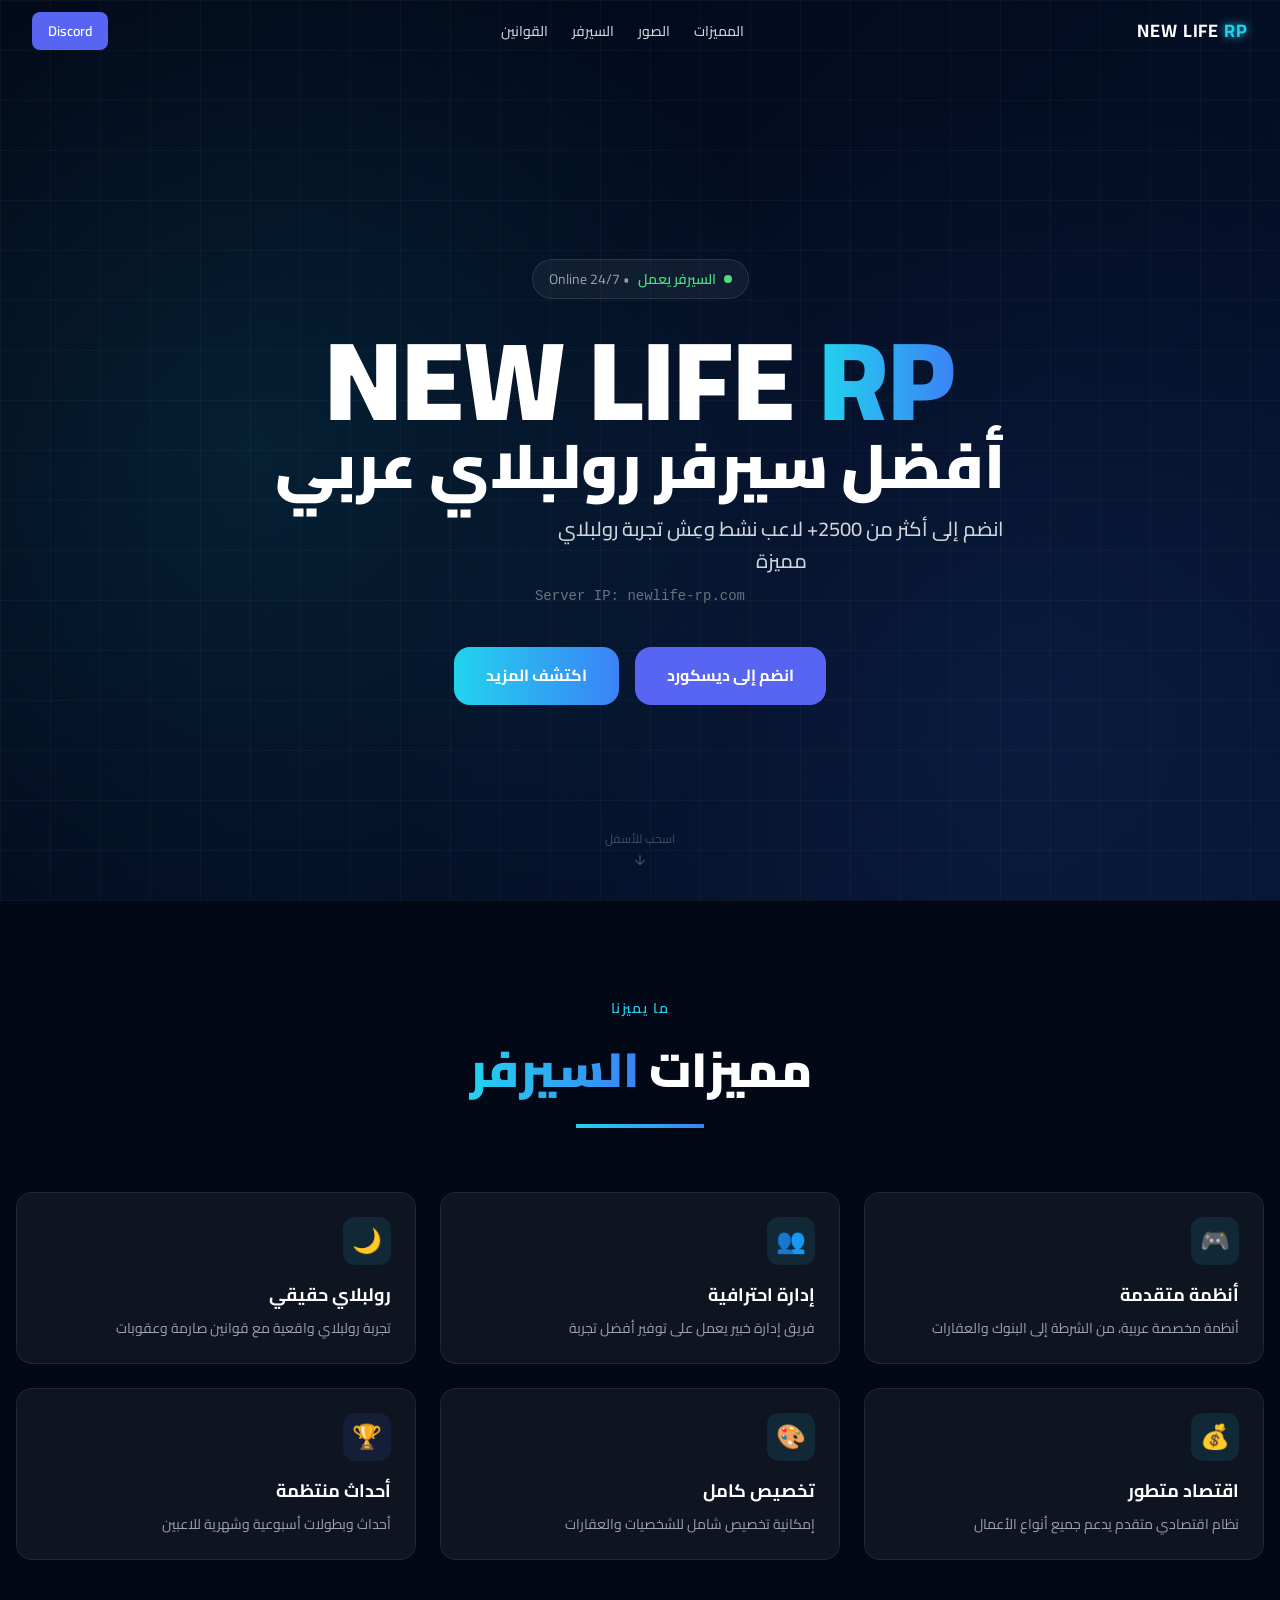
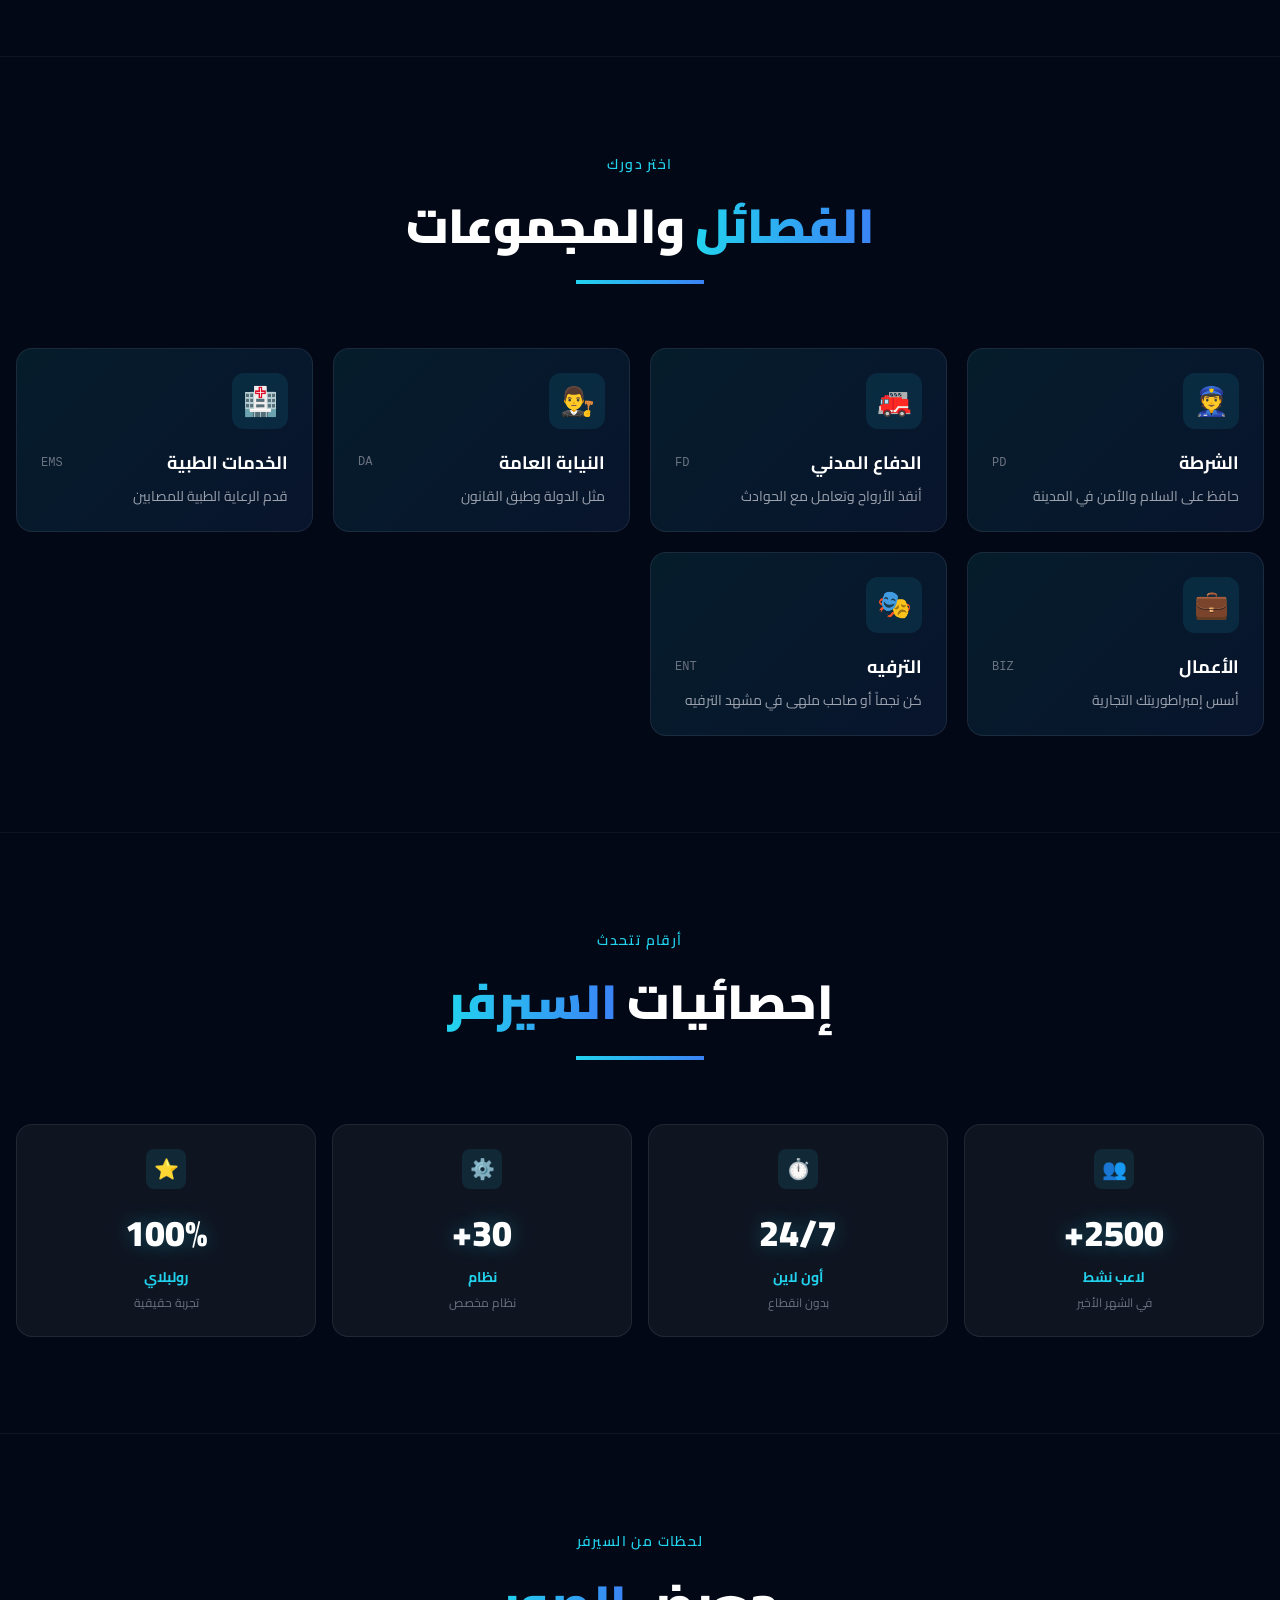
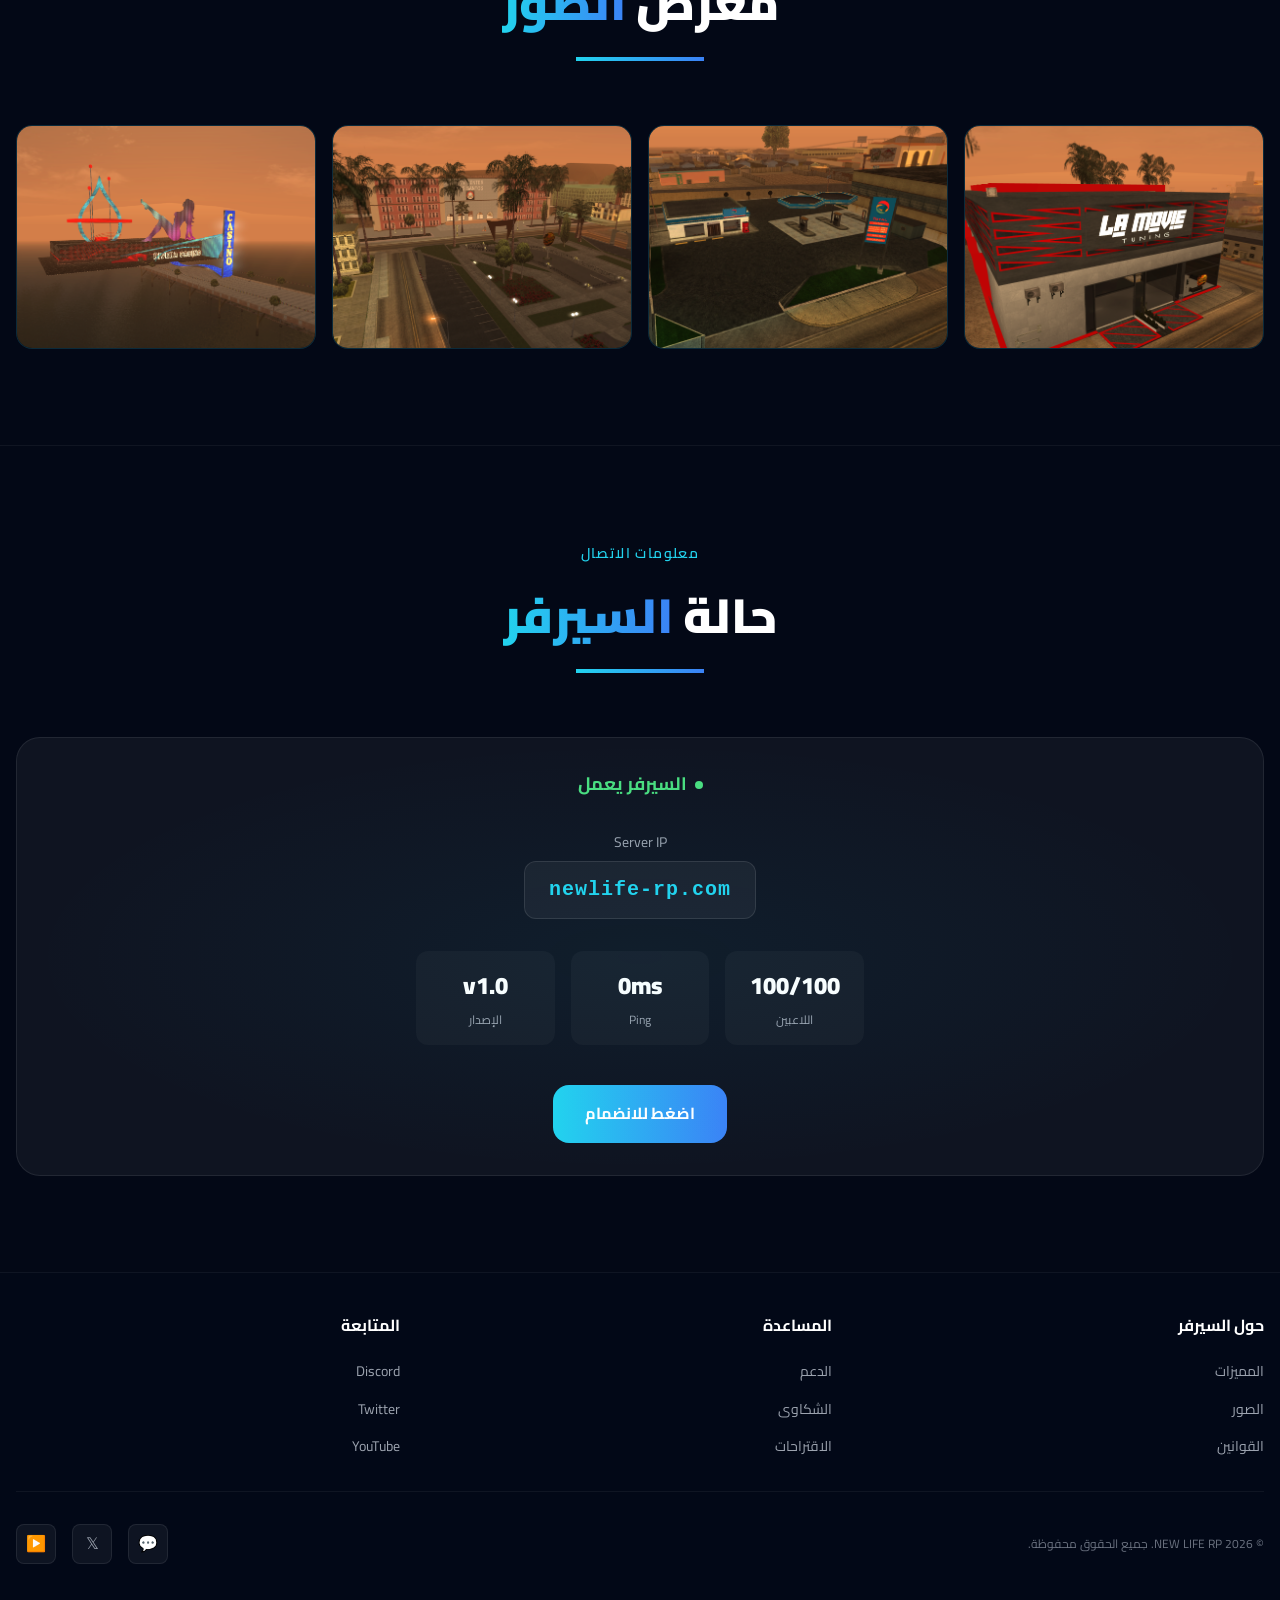
<file: index.html>
<!DOCTYPE html>
<html lang="ar" dir="rtl">
<head>
  <meta charset="UTF-8">
  <meta name="viewport" content="width=device-width, initial-scale=1.0">
  <title>NEW LIFE RP - أفضل سيرفر رولبلاي عربي</title>
  <meta property="og:image" content="https://bolt.new/static/og_default.png">
  <meta name="twitter:card" content="summary_large_image">
  <meta name="twitter:image" content="https://bolt.new/static/og_default.png">
  <link href="https://fonts.googleapis.com/css2?family=Cairo:wght@400;600;700;800&display=swap" rel="stylesheet">
  
  <style>
    /* ───────────────────;;;───────────────────────────────────────────
       ROOT & RESET
    ─────────────────────────────────────────────────────────────── */
    :root {
      --bg: #020817;
      --bg-light: #050816;
      --primary: #76e4ff;
      --primary-dark: #5b8cff;
      --card: rgba(255, 255, 255, 0.05);
      --border: rgba(255, 255, 255, 0.08);
      --text2: #aeb7d0;
      --cyan: #22d3ee;
      --blue: #3b82f6;
      --discord: #5865F2;
    }

    * {
      margin: 0;
      padding: 0;
      box-sizing: border-box;
    }

    html {
      scroll-behavior: smooth;
    }

    body {
      font-family: 'Cairo', sans-serif;
      background: var(--bg);
      color: #fff;
      line-height: 1.6;
      overflow-x: hidden;
    }

    /* ───────────────────────────────────────────────────────────────
       ANIMATIONS
    ─────────────────────────────────────────────;;;───────────────── */
    @keyframes countUp {
      from {
        opacity: 0;
        transform: translateY(30px);
      }
      to {
        opacity: 1;
        transform: translateY(0);
      }
    }

    @keyframes glow {
      0%, 100% {
        opacity: 0.5;
        filter: brightness(1);
      }
      50% {
        opacity: 1;
        filter: brightness(1.3);
      }
    }

    @keyframes bounce {
      0%, 100% {
        transform: translateY(0);
      }
      50% {
        transform: translateY(-10px);
      }
    }

    @keyframes fade-in-up {
      from {
        opacity: 0;
        transform: translateY(30px);
      }
      to {
        opacity: 1;
        transform: translateY(0);
      }
    }

    .animate-reveal {
      animation: fade-in-up 0.7s ease-out forwards;
    }

    .animate-bounce {
      animation: bounce 2s infinite;
    }

    /* ──────────────────────────────────────────────────────────────
       NAVBAR
    ──────────────────────────────────────────────;;──────────────── */
    nav {
      position: fixed;
      top: 0;
      width: 100%;
      z-index: 50;
      display: flex;
      justify-content: space-between;
      align-items: center;
      padding: 0.75rem 2rem;
      background: transparent;
      transition: all 0.3s ease;
      backdrop-filter: none;
    }

    nav.scrolled {
      background: rgba(2, 8, 23, 0.9);
      border-bottom: 1px solid rgba(255, 255, 255, 0.05);
      box-shadow: 0 10px 30px rgba(0, 0, 0, 0.2);
      backdrop-filter: blur(10px);
    }

    .navbar-brand {
      display: flex;
      align-items: center;
      gap: 0.75rem;
      cursor: pointer;
      transition: opacity 0.3s;
      text-decoration: none;
      color: #fff;
    }

    .navbar-brand:hover {
      opacity: 0.8;
    }

    .navbar-brand img {
      width: 2rem;
      height: 2rem;
      border-radius: 0.5rem;
    }

    .navbar-brand span {
      font-weight: 700;
      font-size: 1.125rem;
      letter-spacing: 0.05em;
    }

    .navbar-brand .rp {
      color: var(--cyan);
      text-shadow: 0 0 10px var(--cyan);
    }

    .nav-links {
      display: none;
      gap: 1.5rem;
      align-items: center;
    }

    .nav-links.active {
      display: flex;
      position: absolute;
      top: 4rem;
      left: 0;
      right: 0;
      flex-direction: column;
      background: rgba(2, 8, 23, 0.95);
      border-top: 1px solid rgba(255, 255, 255, 0.05);
      padding: 1rem;
      gap: 0.75rem;
    }

    @media (min-width: 768px) {
      .nav-links {
        display: flex;
        position: static;
        flex-direction: row;
      }

      .nav-links.active {
        display: flex;
      }
    }

    .nav-links a {
      font-size: 0.875rem;
      color: #d1d5db;
      text-decoration: none;
      transition: color 0.2s;
      font-weight: 500;
      cursor: pointer;
    }

    .nav-links a:hover {
      color: var(--cyan);
    }

    .nav-btn-group {
      display: flex;
      gap: 1rem;
      align-items: center;
    }

    .nav-discord {
      display: none;
      gap: 0.5rem;
      align-items: center;
      background: var(--discord);
      color: #fff;
      padding: 0.5rem 1rem;
      border-radius: 0.5rem;
      text-decoration: none;
      font-size: 0.875rem;
      font-weight: 600;
      transition: background 0.2s;
    }

    .nav-discord:hover {
      background: #4752c4;
    }

    @media (min-width: 768px) {
      .nav-discord {
        display: flex;
      }
    }

    .menu-toggle {
      display: block;
      background: none;
      border: none;
      color: #fff;
      font-size: 1.375rem;
      cursor: pointer;
      padding: 0.25rem;
    }

    @media (min-width: 768px) {
      .menu-toggle {
        display: none;
      }
    }

    /* ──────────────────────────────────────────────────────────────
       HERO SECTION
    ─────────────────────────────────────────────────────────────── */
    .hero {
      position: relative;
      min-height: 100vh;
      display: flex;
      flex-direction: column;
      justify-content: center;
      align-items: center;
      text-align: center;
      padding: 6rem 1rem 2rem;
      background: linear-gradient(135deg, rgba(2, 8, 23, 1) 0%, rgba(5, 20, 50, 0.8) 100%);
      overflow: hidden;
    }

    .hero::before {
      content: '';
      position: absolute;
      inset: 0;
      background-image: 
        radial-gradient(circle at 20% 50%, rgba(34, 211, 238, 0.1) 0%, transparent 50%),
        radial-gradient(circle at 80% 80%, rgba(59, 130, 246, 0.1) 0%, transparent 50%);
      pointer-events: none;
    }

    .hero-grid {
      position: absolute;
      inset: 0;
      background-image: 
        linear-gradient(rgba(255, 255, 255, 0.03) 1px, transparent 1px),
        linear-gradient(90deg, rgba(255, 255, 255, 0.03) 1px, transparent 1px);
      background-size: 50px 50px;
      pointer-events: none;
    }

    .hero-content {
      position: relative;
      z-index: 10;
      animation: countUp 1s ease-out forwards;
    }

    .hero-badge {
      display: inline-flex;
      align-items: center;
      gap: 0.5rem;
      background: rgba(255, 255, 255, 0.05);
      border: 1px solid rgba(255, 255, 255, 0.1);
      border-radius: 9999px;
      padding: 0.5rem 1rem;
      margin-bottom: 1.5rem;
      font-size: 0.875rem;
      animation: countUp 0.8s ease-out forwards;
    }

    .status-dot {
      display: inline-block;
      width: 0.5rem;
      height: 0.5rem;
      border-radius: 50%;
      background: #4ade80;
      animation: glow 2s infinite;
    }

    .hero-badge .online-text {
      color: #4ade80;
      font-weight: 600;
    }

    .hero-badge .status-text {
      color: #9ca3af;
    }

    .hero h1 {
      font-size: clamp(3rem, 10vw, 7rem);
      font-weight: 900;
      line-height: 1;
      margin-bottom: 1rem;
      animation: countUp 1s ease-out 0.2s both;
    }

    .hero h1 .gradient {
      background: linear-gradient(to right, var(--cyan), var(--blue));
      -webkit-background-clip: text;
      -webkit-text-fill-color: transparent;
      background-clip: text;
    }

    .hero h1 .small {
      font-size: 0.55em;
      color: #fff;
    }

    .hero-subtitle {
      color: #d1d5db;
      font-size: clamp(1rem, 2vw, 1.25rem);
      max-width: 28rem;
      margin-bottom: 0.5rem;
      font-weight: 500;
      animation: countUp 1s ease-out 0.4s both;
    }

    .hero-server {
      color: #6b7280;
      font-size: 0.875rem;
      margin-bottom: 2.5rem;
      font-family: 'Courier New', monospace;
      animation: countUp 1s ease-out 0.5s both;
    }

    .hero-buttons {
      display: flex;
      flex-wrap: wrap;
      gap: 1rem;
      justify-content: center;
      animation: countUp 1s ease-out 0.6s both;
    }

    .btn {
      display: inline-flex;
      align-items: center;
      gap: 0.5rem;
      padding: 1rem 2rem;
      border-radius: 1rem;
      border: none;
      font-weight: 700;
      text-decoration: none;
      cursor: pointer;
      transition: all 0.2s;
      font-size: 1rem;
      font-family: 'Cairo', sans-serif;
    }

    .btn-primary {
      background: linear-gradient(to right, var(--cyan), var(--blue));
      color: #fff;
    }

    .btn-primary:hover {
      transform: scale(1.05);
      box-shadow: 0 20px 40px rgba(34, 211, 238, 0.3);
    }

    .btn-discord {
      background: var(--discord);
      color: #fff;
    }

    .btn-discord:hover {
      background: #4752c4;
      transform: scale(1.05);
      box-shadow: 0 20px 40px rgba(88, 101, 242, 0.3);
    }

    .hero-scroll {
      position: absolute;
      bottom: 2rem;
      left: 50%;
      transform: translateX(-50%);
      display: flex;
      flex-direction: column;
      align-items: center;
      gap: 0.25rem;
      opacity: 0.4;
    }

    .hero-scroll span {
      font-size: 0.75rem;
      color: #9ca3af;
    }

    .hero-scroll svg {
      width: 1rem;
      height: 1rem;
      color: #9ca3af;
      animation: bounce 2s infinite;
    }

    /* ──────────────────────────────────────────────────────────────
       SECTION STYLES
    ────────────────────────────────;;;────────────────────────────── */
    section {
      padding: 6rem 1rem;
    }

    .section-bg {
      background: rgba(5, 8, 22, 0.5);
      border-top: 1px solid rgba(255, 255, 255, 0.05);
    }

    .section-container {
      max-width: 80rem;
      margin: 0 auto;
    }

    .section-header {
      text-align: center;
      margin-bottom: 4rem;
    }

    .section-label {
      color: var(--cyan);
      font-size: 0.875rem;
      font-weight: 600;
      letter-spacing: 0.1em;
      text-transform: uppercase;
      margin-bottom: 0.75rem;
      display: block;
    }

    .section-title {
      font-size: clamp(2rem, 5vw, 3rem);
      font-weight: 900;
      margin-bottom: 1rem;
    }

    .section-title .gradient {
      background: linear-gradient(to right, var(--cyan), var(--blue));
      -webkit-background-clip: text;
      -webkit-text-fill-color: transparent;
      background-clip: text;
    }

    .gradient-line {
      width: 8rem;
      height: 0.25rem;
      background: linear-gradient(to right, var(--cyan), var(--blue));
      margin: 1rem auto;
    }

    /* ──────────────────────────────────────────────────────────────
       FEATURES SECTION
    ─────────────────────────────────────────────────────────────── */
    #features {
      position: relative;
    }

    .features-grid {
      display: grid;
      grid-template-columns: repeat(auto-fit, minmax(20rem, 1fr));
      gap: 1.5rem;
    }

    .feature-card {
      background: rgba(255, 255, 255, 0.05);
      border: 1px solid rgba(255, 255, 255, 0.08);
      border-radius: 1rem;
      padding: 1.5rem;
      transition: all 0.3s;
      cursor: pointer;
      height: 100%;
      position: relative;
      overflow: hidden;
    }

    .feature-card::before {
      content: '';
      position: absolute;
      inset: 0;
      background: radial-gradient(circle at top right, rgba(34, 211, 238, 0.1), transparent);
      opacity: 0;
      transition: opacity 0.3s;
    }

    .feature-card:hover {
      background: rgba(255, 255, 255, 0.08);
      border-color: rgba(34, 211, 238, 0.3);
      transform: translateY(-8px);
      box-shadow: 0 20px 40px rgba(34, 211, 238, 0.1);
    }

    .feature-card:hover::before {
      opacity: 1;
    }

    .feature-icon {
      width: 3rem;
      height: 3rem;
      border-radius: 0.75rem;
      display: flex;
      align-items: center;
      justify-content: center;
      margin-bottom: 1rem;
      font-size: 1.5rem;
      background: rgba(34, 211, 238, 0.1);
    }

    .feature-icon.blue {
      background: rgba(59, 130, 246, 0.1);
    }

    .feature-card:hover .feature-icon {
      background: rgba(34, 211, 238, 0.2);
    }

    .feature-card h3 {
      font-size: 1.125rem;
      font-weight: 700;
      margin-bottom: 0.5rem;
    }

    .feature-card p {
      color: #9ca3af;
      font-size: 0.875rem;
      line-height: 1.5;
    }

    /* ──────────────────────────────────────────────────────────────
       FACTIONS SECTION
    ─────────────────────────────────────────────────────────────── */
    .factions-grid {
      display: grid;
      grid-template-columns: repeat(auto-fit, minmax(15rem, 1fr));
      gap: 1.25rem;
    }

    .faction-card {
      background: linear-gradient(135deg, rgba(34, 211, 238, 0.1), rgba(59, 130, 246, 0.1));
      border: 1px solid rgba(255, 255, 255, 0.08);
      border-radius: 1rem;
      padding: 1.5rem;
      cursor: pointer;
      transition: all 0.3s;
      position: relative;
      overflow: hidden;
    }

    .faction-card::before {
      content: '';
      position: absolute;
      inset: 0;
      background: radial-gradient(circle at center, rgba(34, 211, 238, 0.2), transparent);
      opacity: 0;
      transition: opacity 0.3s;
    }

    .faction-card:hover {
      transform: translateY(-8px);
      box-shadow: 0 20px 40px rgba(34, 211, 238, 0.15);
    }

    .faction-card:hover::before {
      opacity: 1;
    }

    .faction-icon {
      width: 3.5rem;
      height: 3.5rem;
      border-radius: 0.75rem;
      display: flex;
      align-items: center;
      justify-content: center;
      margin-bottom: 1.25rem;
      font-size: 1.75rem;
      background: rgba(34, 211, 238, 0.1);
      transition: transform 0.3s;
    }

    .faction-card:hover .faction-icon {
      transform: scale(1.1);
    }

    .faction-header {
      display: flex;
      align-items: center;
      justify-content: space-between;
      margin-bottom: 0.5rem;
    }

    .faction-header h3 {
      font-size: 1.125rem;
      font-weight: 700;
    }

    .faction-header .eng {
      font-size: 0.75rem;
      color: #6b7280;
      font-family: monospace;
    }

    .faction-card p {
      color: #9ca3af;
      font-size: 0.875rem;
      line-height: 1.5;
    }

    /* ──────────────────────────────────────────────────────────────
       STATS SECTION
    ─────────────────────────────────────────────────────────────── */
    #stats {
      position: relative;
    }

    .stats-grid {
      display: grid;
      grid-template-columns: repeat(auto-fit, minmax(12rem, 1fr));
      gap: 1rem;
    }

    .stat-card {
      background: rgba(255, 255, 255, 0.05);
      border: 1px solid rgba(255, 255, 255, 0.08);
      border-radius: 1rem;
      padding: 1.5rem;
      text-align: center;
      transition: all 0.3s;
    }

    .stat-card:hover {
      background: rgba(255, 255, 255, 0.08);
      transform: translateY(-8px);
    }

    .stat-icon {
      width: 2.5rem;
      height: 2.5rem;
      border-radius: 0.5rem;
      background: rgba(34, 211, 238, 0.1);
      display: flex;
      align-items: center;
      justify-content: center;
      margin: 0 auto 1rem;
      font-size: 1.25rem;
    }

    .stat-value {
      font-size: clamp(1.75rem, 4vw, 2.25rem);
      font-weight: 900;
      color: #fff;
      text-shadow: 0 0 20px rgba(34, 211, 238, 0.3);
      margin-bottom: 0.25rem;
    }

    .stat-label {
      color: var(--cyan);
      font-weight: 700;
      font-size: 0.875rem;
      margin-bottom: 0.25rem;
    }

    .stat-sub {
      color: #6b7280;
      font-size: 0.75rem;
    }

    /* ──────────────────────────────────────────────────────────────
       GALLERY SECTION
    ─────────────────────────────────────────────────────────────── */
    .gallery-grid {
      display: grid;
      grid-template-columns: repeat(auto-fit, minmax(16rem, 1fr));
      gap: 1rem;
    }

    .gallery-item {
      position: relative;
      overflow: hidden;
      border-radius: 1rem;
      height: 14rem;
      cursor: pointer;
      background: rgba(255, 255, 255, 0.02);
      border: 1px solid rgba(34, 211, 238, 0.15);
      transition: all 0.3s ease;
    }

    .gallery-item-bg {
      width: 100%;
      height: 100%;
      transition: transform 0.5s ease;
      background-size: cover;
      background-position: center;
    }

    .gallery-item:hover {
      border-color: rgba(34, 211, 238, 0.4);
      box-shadow: 0 0 30px rgba(34, 211, 238, 0.2), inset 0 0 30px rgba(34, 211, 238, 0.05);
    }

    .gallery-item:hover .gallery-item-bg {
      transform: scale(1.1);
    }

    .gallery-overlay {
      position: absolute;
      inset: 0;
      background: linear-gradient(to top, rgba(0, 0, 0, 0.7), rgba(0, 0, 0, 0.1), transparent);
      display: flex;
      align-items: flex-end;
      padding: 1rem;
      opacity: 0;
      transition: opacity 0.3s;
    }

    .gallery-item:hover .gallery-overlay {
      opacity: 1;
    }

    .gallery-label {
      color: #fff;
      font-weight: 600;
      font-size: 0.875rem;
      text-shadow: 0 0 10px rgba(34, 211, 238, 0.5);
    }

    .gallery-border {
      position: absolute;
      inset: 0;
      border: 1px solid rgba(255, 255, 255, 0);
      border-radius: 1rem;
      transition: border-color 0.3s;
    }

    .gallery-item:hover .gallery-border {
      border-color: rgba(34, 211, 238, 0.3);
    }

    /* ──────────────────────────────────────────────────────────────
       SERVER STATUS SECTION
    ─────────────────────────────────────────────────────────────── */
    .server-card {
      background: rgba(255, 255, 255, 0.05);
      border: 1px solid rgba(255, 255, 255, 0.08);
      border-radius: 1.5rem;
      padding: 2rem;
      text-align: center;
      position: relative;
      overflow: hidden;
    }

    .server-card::before {
      content: '';
      position: absolute;
      inset: 0;
      background: radial-gradient(ellipse at center, rgba(34, 211, 238, 0.05) 0%, transparent 70%);
      pointer-events: none;
    }

    .server-status-badge {
      display: flex;
      align-items: center;
      justify-content: center;
      gap: 0.5rem;
      margin-bottom: 2rem;
    }

    .server-label {
      color: #4ade80;
      font-weight: 700;
      font-size: 1.125rem;
    }

    .server-ip-label {
      color: #9ca3af;
      font-size: 0.875rem;
      margin-bottom: 0.5rem;
    }

    .server-ip {
      display: inline-flex;
      align-items: center;
      gap: 0.75rem;
      background: rgba(255, 255, 255, 0.05);
      border: 1px solid rgba(255, 255, 255, 0.1);
      border-radius: 0.75rem;
      padding: 0.75rem 1.5rem;
      margin-bottom: 2rem;
    }

    .server-ip span {
      font-family: monospace;
      font-size: 1.25rem;
      font-weight: 700;
      color: var(--cyan);
      letter-spacing: 0.05em;
    }

    .server-stats {
      display: grid;
      grid-template-columns: repeat(3, 1fr);
      gap: 1rem;
      max-width: 28rem;
      margin: 0 auto 2.5rem;
    }

    .server-stat {
      background: rgba(255, 255, 255, 0.03);
      border-radius: 0.75rem;
      padding: 1rem;
    }

    .server-stat-value {
      font-size: 1.5rem;
      font-weight: 900;
      color: #fff;
    }

    .server-stat-label {
      color: #9ca3af;
      font-size: 0.75rem;
      margin-top: 0.25rem;
    }

    /* ──────────────────────────────────────────────────────────────
       RULES PAGE
    ────────────────────────────────────────��────────────────────── */
    #rules-page {
      padding-top: 6rem;
      min-height: 100vh;
      background: var(--bg);
    }

    .rules-content {
      max-width: 56rem;
      margin: 0 auto;
      padding: 0 1rem;
    }

    .rules-header {
      text-align: center;
      margin-bottom: 4rem;
    }

    .rules-header-icon-title {
      display: flex;
      align-items: center;
      justify-content: center;
      gap: 0.75rem;
      margin-bottom: 1rem;
      flex-wrap: wrap;
    }

    .rules-header-icon-title svg {
      width: 2.25rem;
      height: 2.25rem;
      color: var(--cyan);
    }

    .rules-header h1 {
      font-size: clamp(2rem, 5vw, 3.5rem);
      font-weight: 900;
    }

    .rules-header p {
      color: #9ca3af;
      font-size: 1.125rem;
      margin-top: 1rem;
    }

    .rules-list {
      display: flex;
      flex-direction: column;
      gap: 1.5rem;
      margin-bottom: 3rem;
    }

    .rule-section {
      background: rgba(255, 255, 255, 0.05);
      border: 1px solid rgba(255, 255, 255, 0.08);
      border-radius: 1rem;
      padding: 1.5rem 2rem;
    }

    .rule-section h2 {
      font-size: 1.25rem;
      font-weight: 700;
      margin-bottom: 1rem;
      display: flex;
      align-items: center;
      gap: 0.5rem;
    }

    .rule-bar {
      width: 0.25rem;
      height: 1.5rem;
      background: linear-gradient(to bottom, var(--cyan), var(--blue));
      border-radius: 0.125rem;
      flex-shrink: 0;
    }

    .rule-section ul {
      list-style: none;
      display: flex;
      flex-direction: column;
      gap: 0.75rem;
    }

    .rule-section li {
      display: flex;
      gap: 0.75rem;
      color: #d1d5db;
      font-size: 0.875rem;
      line-height: 1.5;
    }

    .rule-bullet {
      color: var(--cyan);
      font-weight: 700;
      flex-shrink: 0;
      margin-top: 0.25rem;
    }

    .rules-warning {
      background: linear-gradient(135deg, rgba(245, 158, 11, 0.1), rgba(239, 68, 68, 0.1));
      border: 1px solid rgba(245, 158, 11, 0.3);
      border-radius: 1rem;
      padding: 2rem;
      text-align: center;
      margin: 3rem 0;
    }

    .rules-warning p {
      color: #fbbf24;
      font-weight: 600;
      font-size: 1.125rem;
      margin-bottom: 0.5rem;
    }

    .rules-warning-text {
      color: #d1d5db;
      font-size: 0.875rem;
    }

    .rules-actions {
      display: flex;
      flex-direction: column;
      gap: 1rem;
      justify-content: center;
    }

    @media (min-width: 640px) {
      .rules-actions {
        flex-direction: row;
      }
    }

    .btn-back {
      background: #4b5563;
      color: #fff;
      padding: 1rem 2rem;
      text-decoration: none;
      border-radius: 1rem;
      font-weight: 700;
      transition: all 0.2s;
      border: none;
      cursor: pointer;
      display: flex;
      align-items: center;
      justify-content: center;
      gap: 0.5rem;
      font-family: 'Cairo', sans-serif;
      font-size: 1rem;
    }

    .btn-back:hover {
      background: #3f4652;
      transform: scale(1.05);
    }

    /* ──────────────────────────────────────────────────────────────
       FOOTER
    ─────────────────────────────────────────────────────────────── */
    footer {
      border-top: 1px solid rgba(255, 255, 255, 0.05);
      padding: 2.5rem 1rem;
    }

    .footer-content {
      max-width: 80rem;
      margin: 0 auto;
      display: grid;
      grid-template-columns: repeat(auto-fit, minmax(18rem, 1fr));
      gap: 3rem;
      margin-bottom: 2rem;
    }

    .footer-column h3 {
      font-size: 1rem;
      font-weight: 700;
      margin-bottom: 1.25rem;
      color: #fff;
    }

    .footer-column ul {
      list-style: none;
      display: flex;
      flex-direction: column;
      gap: 0.75rem;
    }

    .footer-column a {
      color: #9ca3af;
      text-decoration: none;
      font-size: 0.875rem;
      transition: color 0.2s;
    }

    .footer-column a:hover {
      color: var(--cyan);
    }

    .footer-divider {
      width: 100%;
      height: 1px;
      background: rgba(255, 255, 255, 0.05);
      margin: 2rem 0;
    }

    .footer-bottom {
      max-width: 80rem;
      margin: 0 auto;
      display: flex;
      justify-content: space-between;
      align-items: center;
      flex-wrap: wrap;
      gap: 1rem;
    }

    .footer-credit {
      color: #6b7280;
      font-size: 0.75rem;
    }

    .footer-socials {
      display: flex;
      gap: 1rem;
    }

    .footer-social-link {
      width: 2.5rem;
      height: 2.5rem;
      border-radius: 0.5rem;
      background: rgba(255, 255, 255, 0.05);
      display: flex;
      align-items: center;
      justify-content: center;
      color: #9ca3af;
      text-decoration: none;
      transition: all 0.2s;
      border: 1px solid rgba(255, 255, 255, 0.08);
    }

    .footer-social-link:hover {
      background: var(--cyan);
      color: var(--bg);
      border-color: var(--cyan);
    }

    @media (max-width: 640px) {
      .footer-bottom {
        flex-direction: column-reverse;
      }
    }
  </style>
</head>

<body>
  <!-- NAVBAR -->
  <nav id="navbar">
    <a href="#" class="navbar-brand">
      <span>NEW LIFE <span class="rp">RP</span></span>
    </a>

    <div class="nav-links" id="navLinks">
      <a href="#features">المميزات</a>
      <a href="#gallery">الصور</a>
      <a href="#server">السيرفر</a>
      <a href="rules.html">القوانين</a>
    </div>

    <div class="nav-btn-group">
      <a href="https://discord.gg/GPzfa4q22" class="nav-discord" target="_blank">
        <span>Discord</span>
      </a>
      <button class="menu-toggle" id="menuToggle">☰</button>
    </div>
  </nav>

  <!-- HERO SECTION -->
  <section class="hero">
    <div class="hero-grid"></div>
    <div class="hero-content">
      <div class="hero-badge">
        <span class="status-dot"></span>
        <span class="online-text">السيرفر يعمل</span>
        <span class="status-text">• 24/7 Online</span>
      </div>

      <h1>
        NEW LIFE
        <span class="gradient">RP</span>
        <div class="small">أفضل سيرفر رولبلاي عربي</div>
      </h1>

      <p class="hero-subtitle">انضم إلى أكثر من 2500+ لاعب نشط وعِش تجربة رولبلاي مميزة</p>

      <div class="hero-server">
        Server IP: newlife-rp.com
      </div>

      <div class="hero-buttons">
        <a href="https://discord.gg/GPzfa4q22" class="btn btn-discord" target="_blank">
          انضم إلى ديسكورد
        </a>
        <a href="#features" class="btn btn-primary">اكتشف المزيد</a>
      </div>
    </div>

    <div class="hero-scroll">
      <span>اسحب للأسفل</span>
      <svg viewBox="0 0 24 24" fill="none" stroke="currentColor" stroke-width="2">
        <path d="M12 5v14M19 12l-7 7-7-7"></path>
      </svg>
    </div>
  </section>

  <!-- FEATURES SECTION -->
  <section id="features" class="section-bg">
    <div class="section-container">
      <div class="section-header">
        <span class="section-label">ما يميزنا</span>
        <h2 class="section-title">
          مميزات <span class="gradient">السيرفر</span>
        </h2>
        <div class="gradient-line"></div>
      </div>

      <div class="features-grid">
        <div class="feature-card">
          <div class="feature-icon">🎮</div>
          <h3>أنظمة متقدمة</h3>
          <p>أنظمة مخصصة عربية، من الشرطة إلى البنوك والعقارات</p>
        </div>

        <div class="feature-card">
          <div class="feature-icon">👥</div>
          <h3>إدارة احترافية</h3>
          <p>فريق إدارة خبير يعمل على توفير أفضل تجربة</p>
        </div>

        <div class="feature-card">
          <div class="feature-icon">🌙</div>
          <h3>رولبلاي حقيقي</h3>
          <p>تجربة رولبلاي واقعية مع قوانين صارمة وعقوبات</p>
        </div>

        <div class="feature-card">
          <div class="feature-icon">💰</div>
          <h3>اقتصاد متطور</h3>
          <p>نظام اقتصادي متقدم يدعم جميع أنواع الأعمال</p>
        </div>

        <div class="feature-card">
          <div class="feature-icon">🎨</div>
          <h3>تخصيص كامل</h3>
          <p>إمكانية تخصيص شامل للشخصيات والعقارات</p>
        </div>

        <div class="feature-card">
          <div class="feature-icon blue">🏆</div>
          <h3>أحداث منتظمة</h3>
          <p>أحداث وبطولات أسبوعية وشهرية للاعبين</p>
        </div>
      </div>
    </div>
  </section>

  <!-- FACTIONS SECTION -->
  <section class="section-bg">
    <div class="section-container">
      <div class="section-header">
        <span class="section-label">اختر دورك</span>
        <h2 class="section-title">
          <span class="gradient">الفصائل</span> والمجموعات
        </h2>
        <div class="gradient-line"></div>
      </div>

      <div class="factions-grid">
        <div class="faction-card">
          <div class="faction-icon">👮</div>
          <div class="faction-header">
            <h3>الشرطة</h3>
            <span class="eng">PD</span>
          </div>
          <p>حافظ على السلام والأمن في المدينة</p>
        </div>

        <div class="faction-card">
          <div class="faction-icon">🚒</div>
          <div class="faction-header">
            <h3>الدفاع المدني</h3>
            <span class="eng">FD</span>
          </div>
          <p>أنقذ الأرواح وتعامل مع الحوادث</p>
        </div>

        <div class="faction-card">
          <div class="faction-icon">👨‍⚖️</div>
          <div class="faction-header">
            <h3>النيابة العامة</h3>
            <span class="eng">DA</span>
          </div>
          <p>مثل الدولة وطبق القانون</p>
        </div>

        <div class="faction-card">
          <div class="faction-icon">🏥</div>
          <div class="faction-header">
            <h3>الخدمات الطبية</h3>
            <span class="eng">EMS</span>
          </div>
          <p>قدم الرعاية الطبية للمصابين</p>
        </div>

        <div class="faction-card">
          <div class="faction-icon">💼</div>
          <div class="faction-header">
            <h3>الأعمال</h3>
            <span class="eng">BIZ</span>
          </div>
          <p>أسس إمبراطوريتك التجارية</p>
        </div>

        <div class="faction-card">
          <div class="faction-icon">🎭</div>
          <div class="faction-header">
            <h3>الترفيه</h3>
            <span class="eng">ENT</span>
          </div>
          <p>كن نجماً أو صاحب ملهى في مشهد الترفيه</p>
        </div>
      </div>
    </div>
  </section>

  <!-- STATS SECTION -->
  <section id="stats" class="section-bg">
    <div class="section-container">
      <div class="section-header">
        <span class="section-label">أرقام تتحدث</span>
        <h2 class="section-title">
          إحصائيات <span class="gradient">السيرفر</span>
        </h2>
        <div class="gradient-line"></div>
      </div>

      <div class="stats-grid">
        <div class="stat-card">
          <div class="stat-icon">👥</div>
          <div class="stat-value">2500+</div>
          <div class="stat-label">لاعب نشط</div>
          <div class="stat-sub">في الشهر الأخير</div>
        </div>

        <div class="stat-card">
          <div class="stat-icon">⏱️</div>
          <div class="stat-value">24/7</div>
          <div class="stat-label">أون لاين</div>
          <div class="stat-sub">بدون انقطاع</div>
        </div>

        <div class="stat-card">
          <div class="stat-icon">⚙️</div>
          <div class="stat-value">30+</div>
          <div class="stat-label">نظام</div>
          <div class="stat-sub">نظام مخصص</div>
        </div>

        <div class="stat-card">
          <div class="stat-icon">⭐</div>
          <div class="stat-value">100%</div>
          <div class="stat-label">رولبلاي</div>
          <div class="stat-sub">تجربة حقيقية</div>
        </div>
      </div>
    </div>
  </section>

  <!-- GALLERY SECTION -->
  <section id="gallery" class="section-bg">
    <div class="section-container">
      <div class="section-header">
        <span class="section-label">لحظات من السيرفر</span>
        <h2 class="section-title">
          معرض <span class="gradient">الصور</span>
        </h2>
        <div class="gradient-line"></div>
      </div>

      <div class="gallery-grid">
        <div class="gallery-item">
          <div class="gallery-item-bg" style="background-image: url('./Screenshot%202026-06-02%20200559.png');"></div>
          <div class="gallery-overlay">
            <span class="gallery-label">Downtown</span>
          </div>
          <div class="gallery-border"></div>
        </div>

        <div class="gallery-item">
          <div class="gallery-item-bg" style="background-image: url('./Screenshot%202026-06-02%20200629.png');"></div>
          <div class="gallery-overlay">
            <span class="gallery-label">Night Race</span>
          </div>
          <div class="gallery-border"></div>
        </div>

        <div class="gallery-item">
          <div class="gallery-item-bg" style="background-image: url('./Screenshot%202026-06-02%20200703.png');"></div>
          <div class="gallery-overlay">
            <span class="gallery-label">Police Chase</span>
          </div>
          <div class="gallery-border"></div>
        </div>

        <div class="gallery-item">
          <div class="gallery-item-bg" style="background-image: url('./Screenshot%202026-06-02%20200733.png');"></div>
          <div class="gallery-overlay">
            <span class="gallery-label">City Life</span>
          </div>
          <div class="gallery-border"></div>
        </div>
      </div>
    </div>
  </section>

  <!-- SERVER STATUS SECTION -->
  <section class="section-bg" id="server">
    <div class="section-container">
      <div class="section-header">
        <span class="section-label">معلومات الاتصال</span>
        <h2 class="section-title">
          حالة <span class="gradient">السيرفر</span>
        </h2>
        <div class="gradient-line"></div>
      </div>

      <div class="server-card">
        <div class="server-status-badge">
          <span class="status-dot"></span>
          <span class="server-label">السيرفر يعمل</span>
        </div>

        <div>
          <p class="server-ip-label">Server IP</p>
          <div class="server-ip">
            <span>newlife-rp.com</span>
          </div>
        </div>

        <div class="server-stats">
          <div class="server-stat">
            <div class="server-stat-value">100/100</div>
            <div class="server-stat-label">اللاعبين</div>
          </div>
          <div class="server-stat">
            <div class="server-stat-value">0ms</div>
            <div class="server-stat-label">Ping</div>
          </div>
          <div class="server-stat">
            <div class="server-stat-value">v1.0</div>
            <div class="server-stat-label">الإصدار</div>
          </div>
        </div>

        <a href="https://discord.gg/GPzfa4q22" class="btn btn-primary" target="_blank">
          اضغط للانضمام
        </a>
      </div>
    </div>
  </section>

  <!-- FOOTER -->
  <footer>
    <div class="footer-content">
      <div class="footer-column">
        <h3>حول السيرفر</h3>
        <ul>
          <li><a href="#features">المميزات</a></li>
          <li><a href="#gallery">الصور</a></li>
          <li><a href="rules.html">القوانين</a></li>
        </ul>
      </div>

      <div class="footer-column">
        <h3>المساعدة</h3>
        <ul>
          <li><a href="https://discord.gg/GPzfa4q22" target="_blank">الدعم</a></li>
          <li><a href="https://discord.gg/GPzfa4q22" target="_blank">الشكاوى</a></li>
          <li><a href="https://discord.gg/GPzfa4q22" target="_blank">الاقتراحات</a></li>
        </ul>
      </div>

      <div class="footer-column">
        <h3>المتابعة</h3>
        <ul>
          <li><a href="https://discord.gg/GPzfa4q22" target="_blank">Discord</a></li>
          <li><a href="https://twitter.com" target="_blank">Twitter</a></li>
          <li><a href="https://youtube.com" target="_blank">YouTube</a></li>
        </ul>
      </div>
    </div>

    <div class="footer-divider"></div>

    <div class="footer-bottom">
      <p class="footer-credit">© 2026 NEW LIFE RP. جميع الحقوق محفوظة.</p>
      <div class="footer-socials">
        <a href="https://discord.gg/GPzfa4q22" class="footer-social-link" target="_blank">💬</a>
        <a href="https://twitter.com" class="footer-social-link" target="_blank">𝕏</a>
        <a href="https://youtube.com" class="footer-social-link" target="_blank">▶️</a>
      </div>
    </div>
  </footer>

  <script>
    // Navigation
    const menuToggle = document.getElementById('menuToggle');
    const navLinks = document.getElementById('navLinks');

    menuToggle.addEventListener('click', () => {
      navLinks.classList.toggle('active');
    });

    // Close menu when link is clicked
    navLinks.querySelectorAll('a').forEach(link => {
      link.addEventListener('click', () => {
        navLinks.classList.remove('active');
      });
    });

    // Navbar background on scroll
    const navbar = document.getElementById('navbar');
    window.addEventListener('scroll', () => {
      if (window.scrollY > 100) {
        navbar.classList.add('scrolled');
      } else {
        navbar.classList.remove('scrolled');
      }
    });

    // Smooth animations on scroll
    const observerOptions = {
      threshold: 0.1,
      rootMargin: '0px 0px -100px 0px'
    };

    const observer = new IntersectionObserver((entries) => {
      entries.forEach(entry => {
        if (entry.isIntersecting) {
          entry.target.classList.add('animate-reveal');
        }
      });
    }, observerOptions);

    document.querySelectorAll('.feature-card, .faction-card, .stat-card, .gallery-item').forEach(el => {
      observer.observe(el);
    });
  </script>
</body>
</html>
</file>
